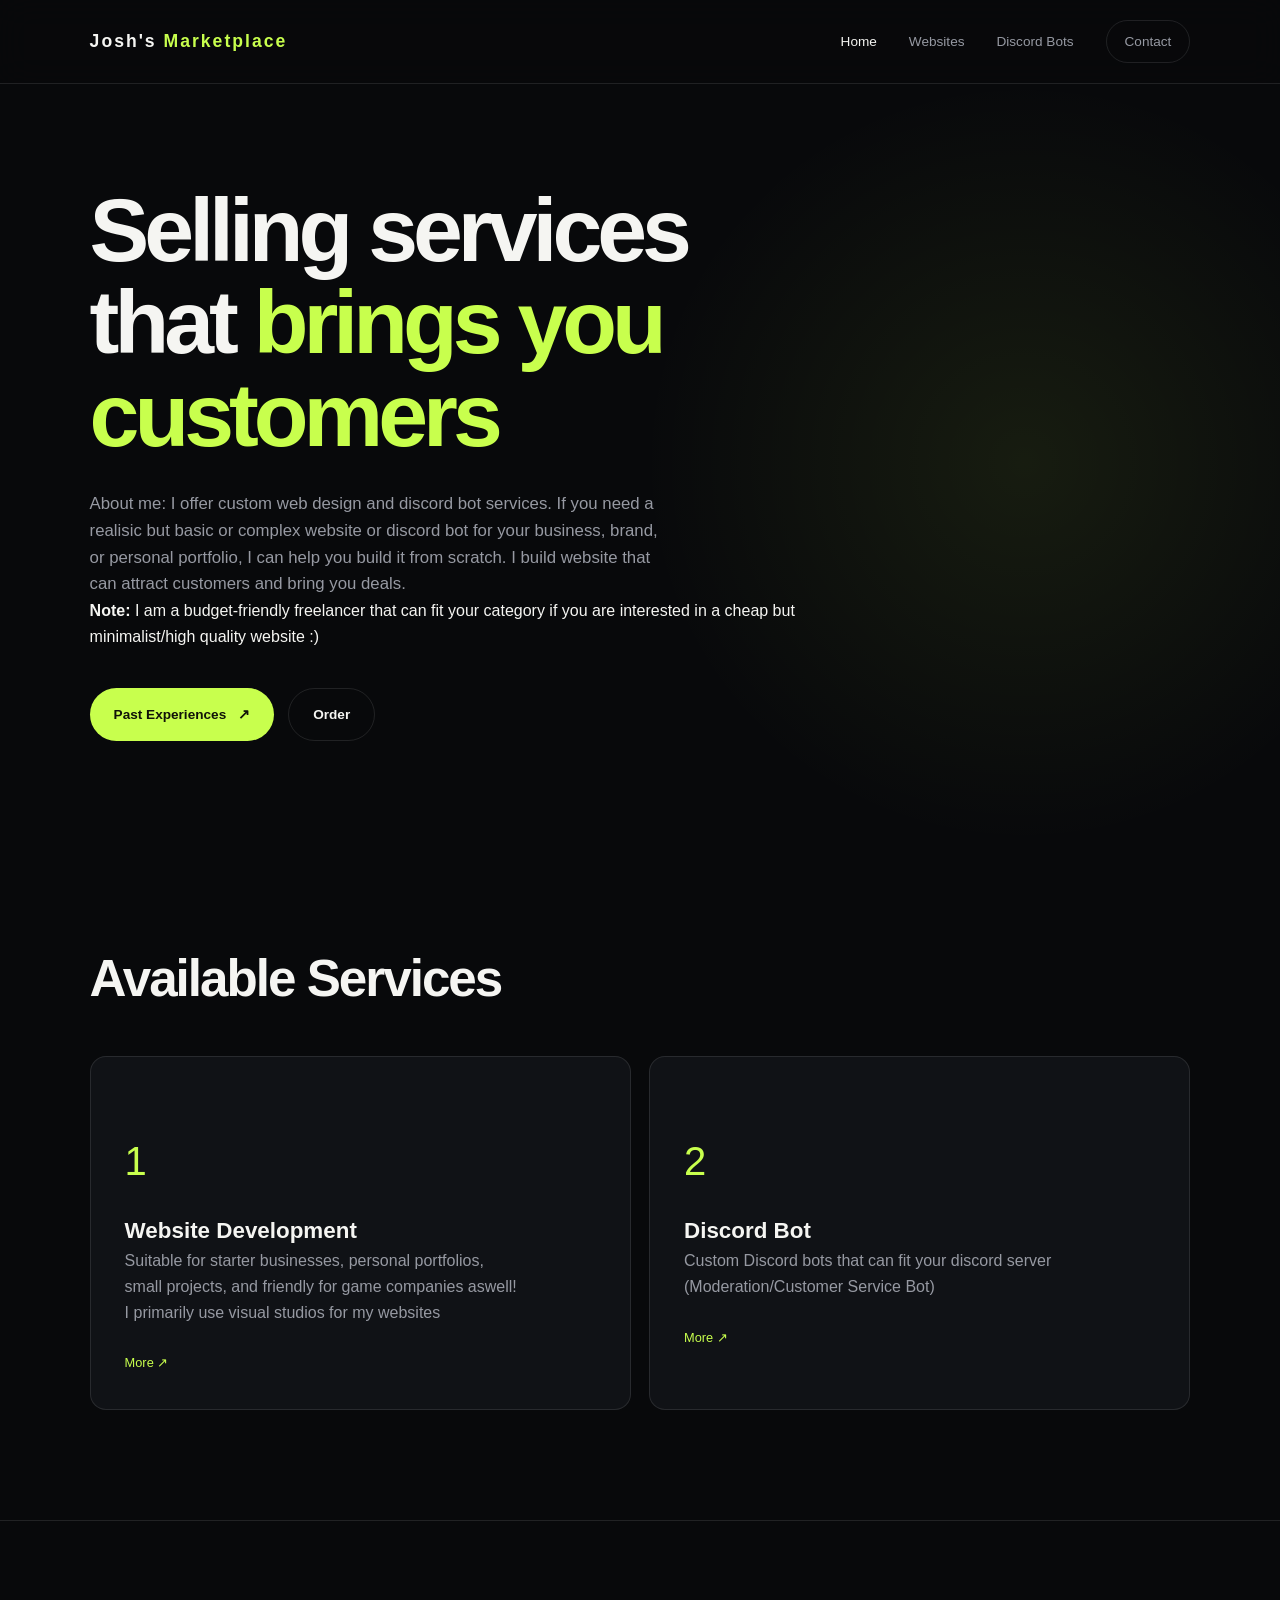
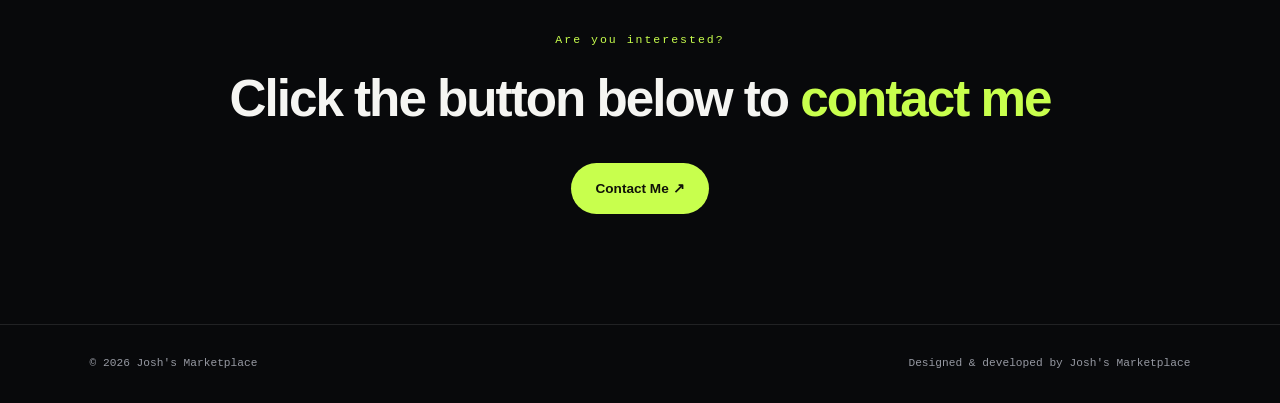
<file: index.html>
<!DOCTYPE html>
<html lang="en">
<head>
  <meta charset="UTF-8">
  <meta name="viewport" content="width=device-width, initial-scale=1.0">
  <title>Josh's Marketplace Portfolio | Home</title>
  <link rel="stylesheet" href="css/style.css">

  <link rel="icon" type="image/png" href="images/favicon.png">
</head>
<body>
  <header class="navbar">
    <a href="index.html" class="logo">Josh's<span> Marketplace</span></a>
    <nav>
      <a href="index.html" class="active">Home</a>
      <a href="web-services.html">Websites</a>
      <a href="discord-services.html">Discord Bots</a>
      <a href="contact.html" class="nav-contact">Contact</a>
    </nav>
    <button class="menu-toggle">☰</button>
  </header>

  <main>
    <section class="hero">
      <div class="hero-content">
        <h1>Selling services that <span>brings you customers</span></h1>
        <p class="hero-text">
          About me: I offer custom web design and discord bot services. If you need a realisic but basic or complex website or discord bot for your business, brand, or personal portfolio, I can help you build it from scratch. I build website that can attract customers and bring you deals.
        </p>
        <p class="disclaimer">
    <strong>Note:</strong> I am a budget-friendly freelancer that can fit your category if you are interested in a cheap but minimalist/high quality website :)
</p>
        <div class="hero-buttons">
          <a href="web-services.html" class="button primary">Past Experiences<span>↗</span></a>
          <a href="contact.html" class="button secondary">Order</a>
        </div>
      </div>
      </div>
    </section>

    <section class="services-preview section">
      <div class="section-heading">
        <h2>Available Services</h2>
      </div>
      <div class="service-grid">
        <a href="web-services.html" class="service-card">
          <span class="service-icon">1</span>
          <h3>Website Development</h3>
          <p>Suitable for starter businesses, personal portfolios, small projects, and friendly for game companies aswell!</p>
<span></span>
          <p>I primarily use visual studios for my websites</p>
          <span class="learn-more">More ↗</span>
        </a>
        <a href="discord-services.html" class="service-card">
          <span class="service-icon">2</span>
          <h3>Discord Bot</h3>
          <p>Custom Discord bots that can fit your discord server (Moderation/Customer Service Bot)</p>
          <span class="learn-more">More ↗</span>
        </a>
      </div>
    </section>

    <section class="cta section">
      <p class="eyebrow">Are you interested?</p>
      <h2>Click the button below to <span>contact me</span></h2>
      <a href="contact.html" class="button primary">Contact Me ↗</a>
    </section>
  </main>

  <footer>
    <p>© 2026 Josh's Marketplace</p>
    <p>Designed & developed by Josh's Marketplace</p>
  </footer>
  <script src="js/script.js"></script>
</body>
</html>
</file>
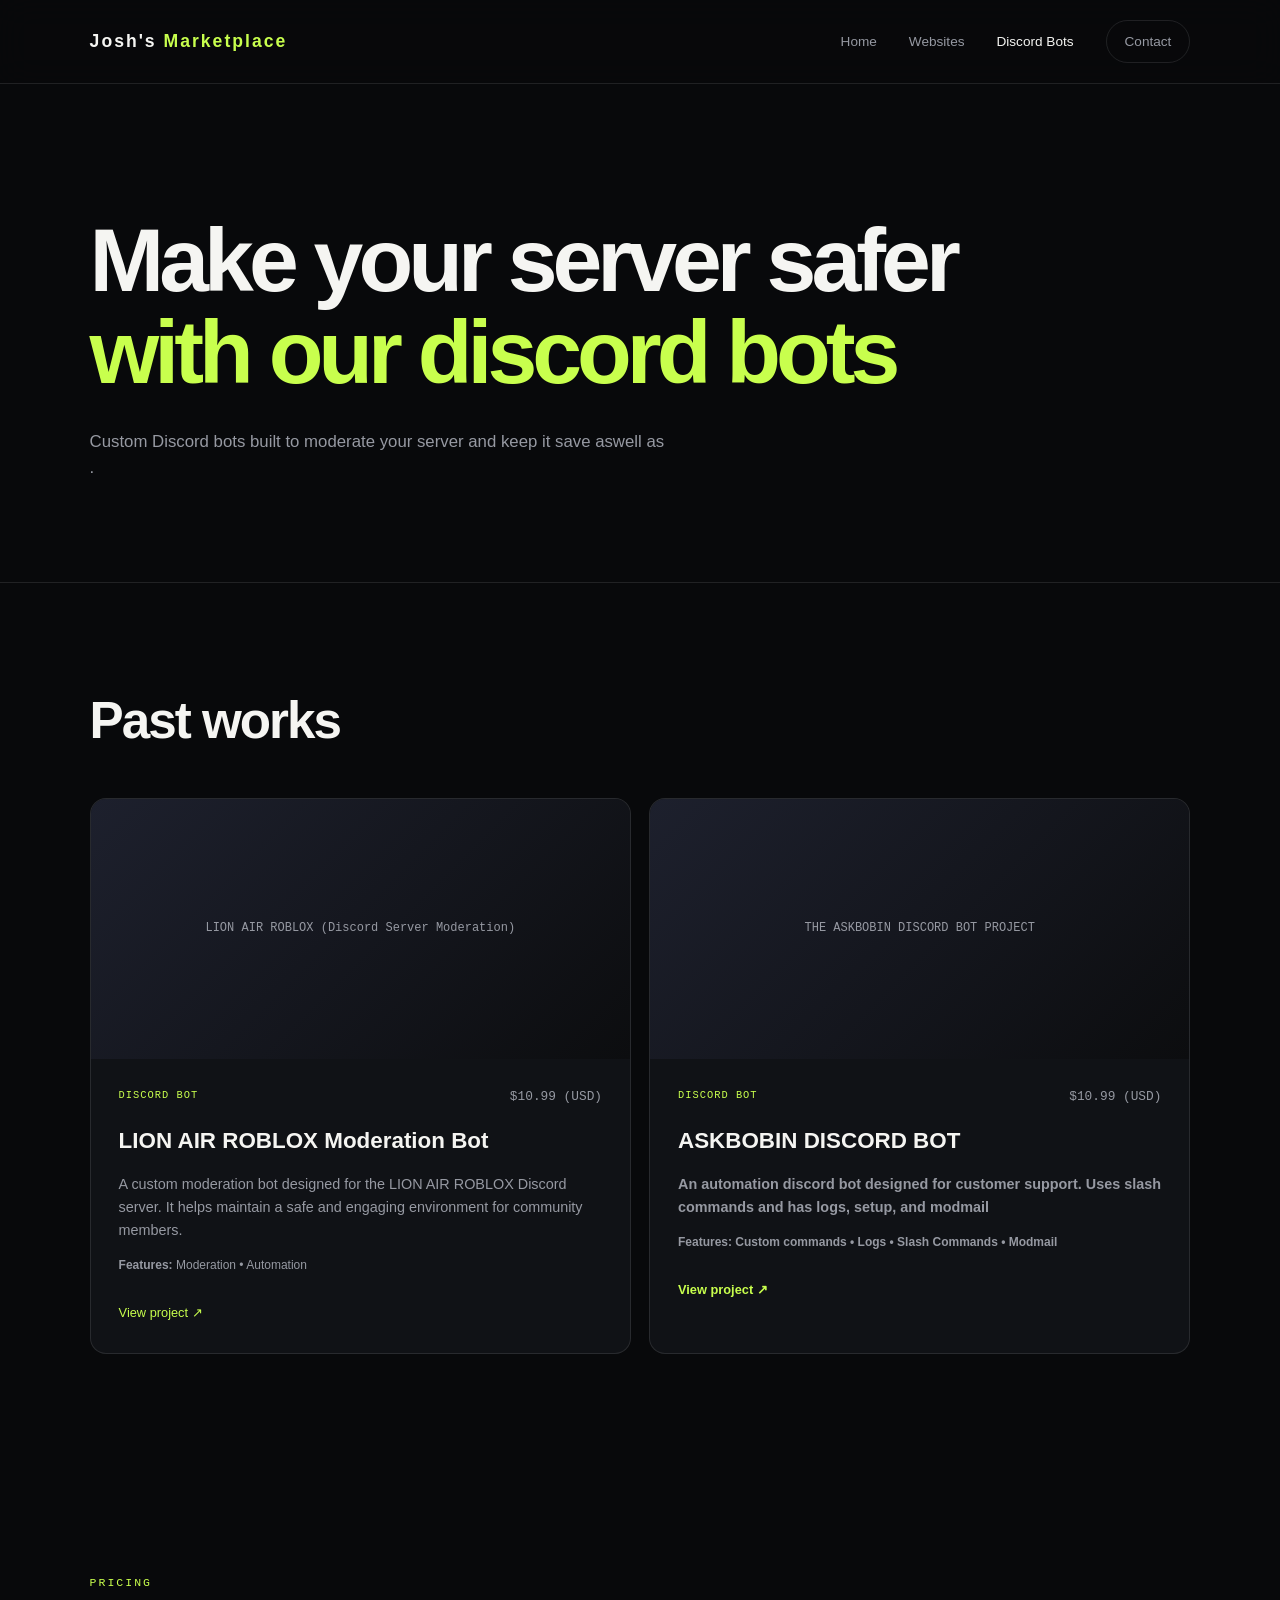
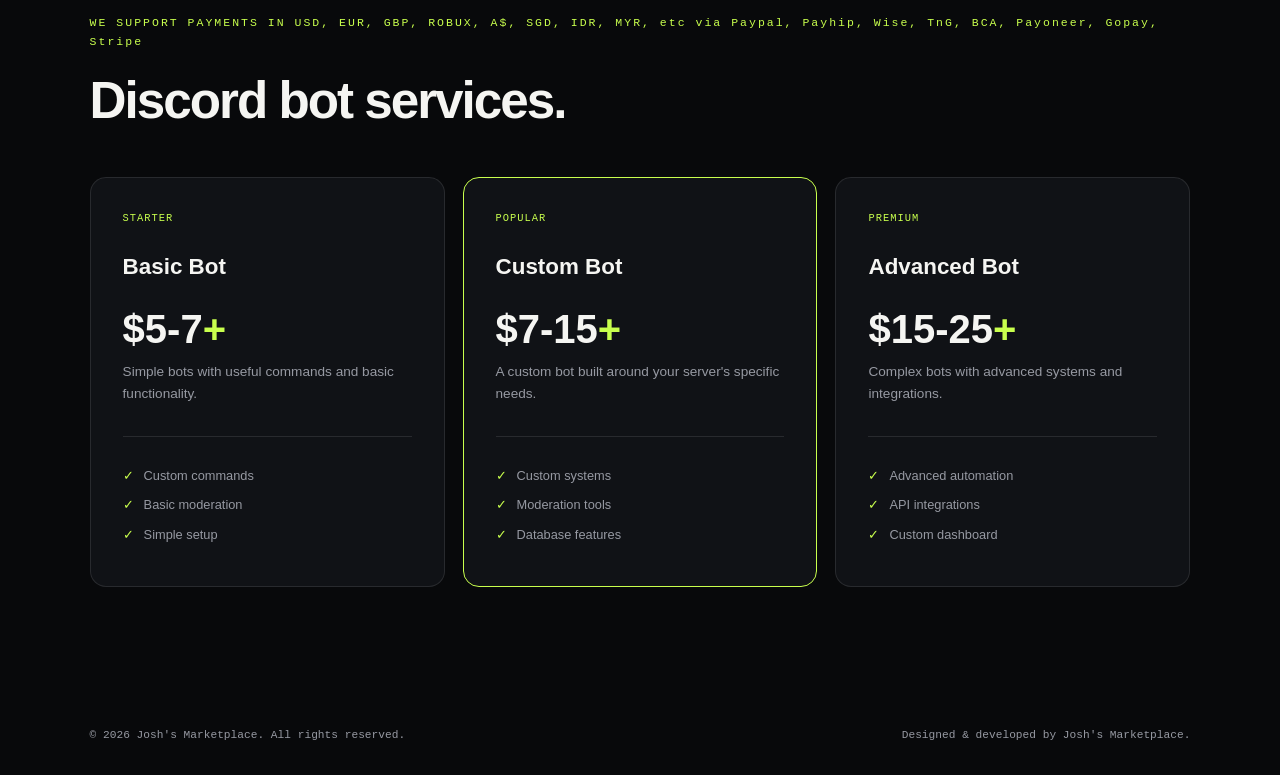
<file: discord-services.html>
<!DOCTYPE html>
<html lang="en">
<head>
  <meta charset="UTF-8">
  <meta name="viewport" content="width=device-width, initial-scale=1.0">
  <title>Discord Bot Services | Josh's Marketplace</title>
  <link rel="stylesheet" href="css/style.css">

  <link rel="icon" type="image/png" href="images/favicon.png">
</head>
<body>
  <header class="navbar">
    <a href="index.html" class="logo">Josh's<span> Marketplace</span></a>
    <nav>
      <a href="index.html">Home</a>
      <a href="web-services.html">Websites</a>
      <a href="discord-services.html" class="active">Discord Bots</a>
      <a href="contact.html" class="nav-contact">Contact</a>
    </nav>
    <button class="menu-toggle">☰</button>
  </header>

  <main>
    <section class="page-hero">
      <h1>Make your server safer<br><span>with our discord bots</span></h1>
      <p>Custom Discord bots built to moderate your server and keep it save aswell as .</p>
    </section>

    <section class="section">
      <div class="section-heading">
        <h2>Past works</h2>
      </div>

      <div class="project-grid">
      
        <article class="project-card">
          <div class="project-image discord-image">
            <span>LION AIR ROBLOX (Discord Server Moderation)</span>
          </div>
          <div class="project-info">
            <div class="project-top">
              <span class="project-category">DISCORD BOT</span>
              <span class="project-price">$10.99 (USD)</span>
            </div>
            <h3>LION AIR ROBLOX Moderation Bot</h3>
            <p>
              A custom moderation bot designed for the LION AIR ROBLOX Discord server. It helps maintain a safe and engaging environment for community members.
            </p>
            <p class="project-details"><strong>Features:</strong> Moderation • Automation</p>
             <a href="https://discord.com/users/1527311318330114118" target="_blank" class="text-link">
    View project ↗
</a>
          </div>
        </article>

        <article class="project-card">
          <div class="project-image discord-image">
            <span>THE ASKBOBIN DISCORD BOT PROJECT</span>
          </div>
          <div class="project-info">
            <div class="project-top">
              <span class="project-category">DISCORD BOT</span>
              <span class="project-price">$10.99 (USD)</span>
            </div>
            <h3>ASKBOBIN DISCORD BOT<h3>
            <p>
              An automation discord bot designed for customer support. Uses slash commands and has logs, setup, and modmail
            </p>
            <p class="project-details"><strong>Features:</strong> Custom commands • Logs • Slash Commands • Modmail</p>
            <a href="https://discord.com/users/1527960055066918973" target="_blank" class="text-link">
    View project ↗
</a>
          </div>
        </article>
      </div>
    </section>

    <section class="pricing section">
      <div class="section-heading">
        <p class="eyebrow">PRICING</p>
        <p class="eyebrow">WE SUPPORT PAYMENTS IN USD, EUR, GBP, ROBUX, A$, SGD, IDR, MYR, etc via Paypal, Payhip, Wise, TnG, BCA, Payoneer, Gopay, Stripe</p>
        <h2>Discord bot services.</h2>
      </div>
      <div class="price-grid">
        <div class="price-card">
          <p class="price-label">STARTER</p>
          <h3>Basic Bot</h3>
          <div class="price">$5-7<span>+</span></div>
          <p>Simple bots with useful commands and basic functionality.</p>
          <ul><li>Custom commands</li><li>Basic moderation</li><li>Simple setup</li></ul>
        </div>
        <div class="price-card featured">
          <p class="price-label">POPULAR</p>
          <h3>Custom Bot</h3>
          <div class="price">$7-15<span>+</span></div>
          <p>A custom bot built around your server's specific needs.</p>
          <ul><li>Custom systems</li><li>Moderation tools</li><li>Database features</li></ul>
        </div>
        <div class="price-card">
          <p class="price-label">PREMIUM</p>
          <h3>Advanced Bot</h3>
          <div class="price">$15-25<span>+</span></div>
          <p>Complex bots with advanced systems and integrations.</p>
          <ul><li>Advanced automation</li><li>API integrations</li><li>Custom dashboard</li></ul>
        </div>
      </div>
    </section>
  </main>

  <footer>
    <p>© 2026 Josh's Marketplace. All rights reserved.</p>
    <p>Designed & developed by Josh's Marketplace.</p>
  </footer>
  <script src="js/script.js"></script>
</body>
</html>
</file>
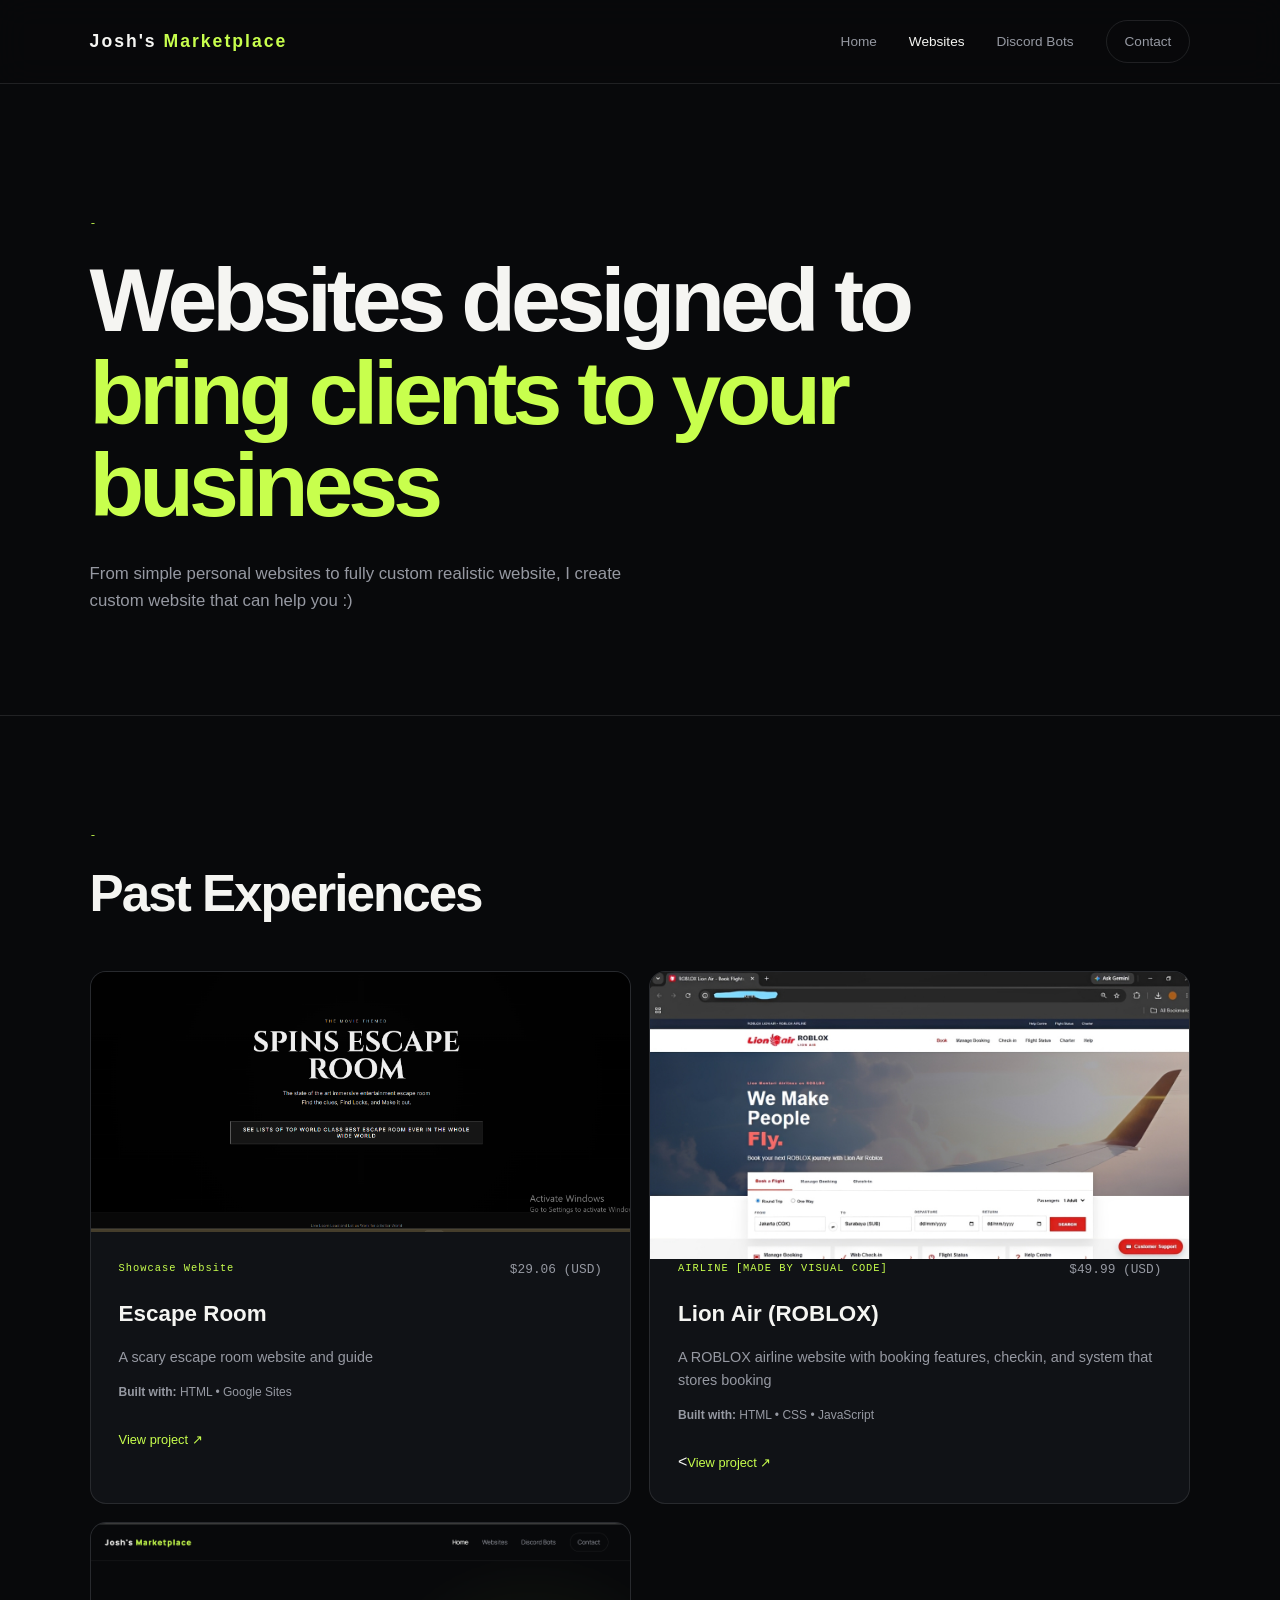
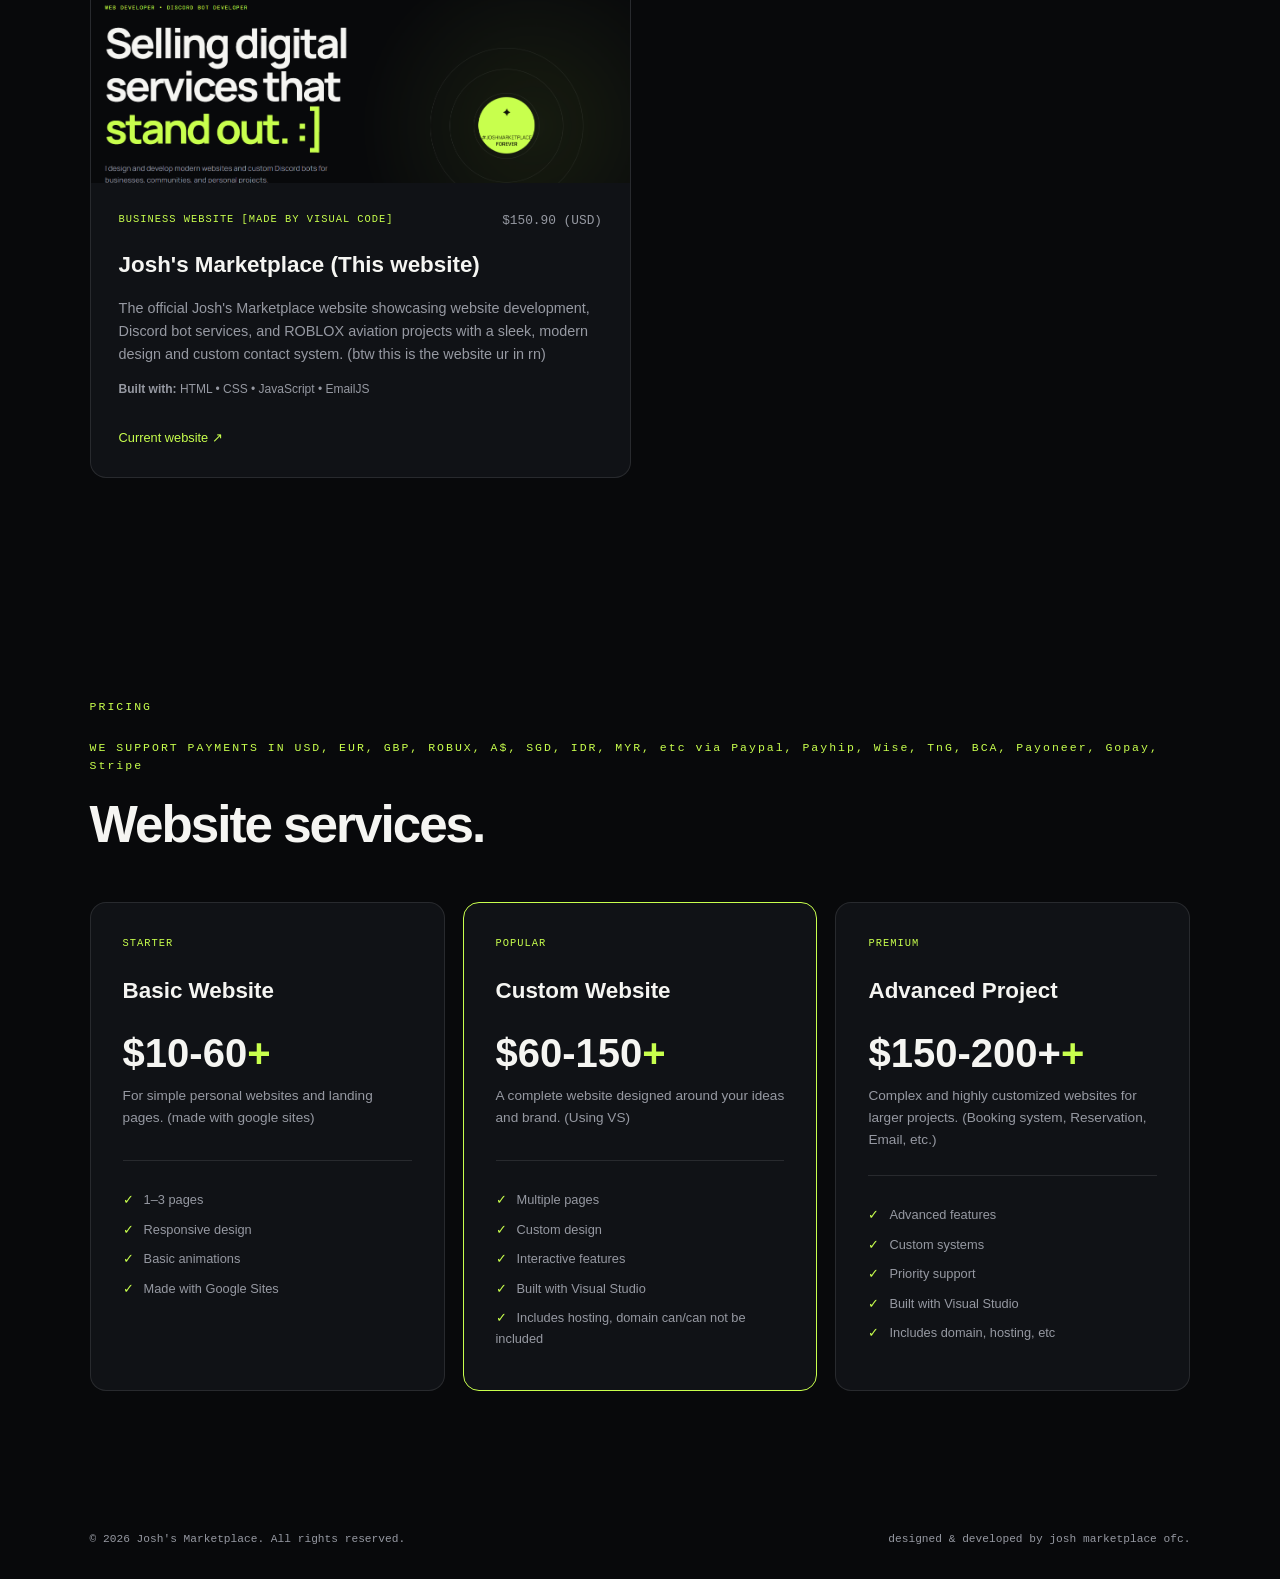
<file: web-services.html>
<!DOCTYPE html>
<html lang="en">
<head>
  <meta charset="UTF-8">
  <meta name="viewport" content="width=device-width, initial-scale=1.0">
  <title>Website Services | Josh's Marketplace</title>
  <link rel="stylesheet" href="css/style.css">

  <link rel="icon" type="image/png" href="images/favicon.png">
</head>
<body>
  <header class="navbar">
    <a href="index.html" class="logo">Josh's<span> Marketplace</span></a>
    <nav>
      <a href="index.html">Home</a>
      <a href="web-services.html" class="active">Websites</a>
      <a href="discord-services.html">Discord Bots</a>
      <a href="contact.html" class="nav-contact">Contact</a>
    </nav>
    <button class="menu-toggle">☰</button>
  </header>

  <main>
    <section class="page-hero">
      <p class="eyebrow">-</p>
      <h1>Websites designed to<br><span>bring clients to your business</span></h1>
      <p>From simple personal websites to fully custom realistic website, I create custom website that can help you :)</p>
    </section>

    <section class="section">
      <div class="section-heading">
        <p class="eyebrow">-</p>
        <h2>Past Experiences</h2>
      </div>

      <div class="project-grid">

  <!-- escr -->
  <article class="project-card">
    <div class="project-image">
      <img src="images/escr.png" alt="escr">
    </div>

    <div class="project-info">
      <div class="project-top">
        <span class="project-category">Showcase Website</span>
        <span class="project-price">$29.06 (USD)</span>
      </div>

      <h3>Escape Room</h3>

      <p>
        A scary escape room website and guide 
      </p>

      <p class="project-details">
        <strong>Built with:</strong> HTML • Google Sites
      </p>

      <a href="https://spinshalloweenescaperoom.aviajeffyt.workers.dev/" target="_blank" class="text-link">
    View project ↗
</a>
    </div>
  </article>

  <!-- lion air -->
  <article class="project-card">
    <div class="project-image">
      <img src="images/lion.jpg" alt="ROBLOX Lion Air Website">
    </div>

    <div class="project-info">
      <div class="project-top">
        <span class="project-category">AIRLINE [MADE BY VISUAL CODE]</span>
        <span class="project-price">$49.99 (USD)</span>
      </div>

      <h3>Lion Air (ROBLOX)</h3>

      <p>
        A ROBLOX airline website with booking features, checkin, and system that stores booking
      </p>

      <p class="project-details">
        <strong>Built with:</strong> HTML • CSS • JavaScript
      </p>

      <<a href="https://lionairnewweb.aviajeffyt.workers.dev/" target="_blank" class="text-link">
    View project ↗
</a>
    </div>
  </article>

  <!-- Josh's Marketplace  -->
  <article class="project-card">
    <div class="project-image">
      <img src="images/josh'smarketplace.png" alt="Josh's Marketplace Website">
    </div>

    <div class="project-info">
      <div class="project-top">
        <span class="project-category">BUSINESS WEBSITE [MADE BY VISUAL CODE]</span>
        <span class="project-price">$150.90 (USD)</span>
      </div>

      <h3>Josh's Marketplace (This website)</h3>

      <p>
        The official Josh's Marketplace website showcasing website development,
        Discord bot services, and ROBLOX aviation projects with a sleek,
        modern design and custom contact system. (btw this is the website ur in rn)
      </p>

      <p class="project-details">
        <strong>Built with:</strong> HTML • CSS • JavaScript • EmailJS
      </p>

      <a href="#" class="text-link">Current website ↗</a>
    </div>
  </article>

</div>
    </section>

    <section class="pricing section">
      <div class="section-heading">
        <p class="eyebrow">PRICING</p>
        <p class="eyebrow">WE SUPPORT PAYMENTS IN USD, EUR, GBP, ROBUX, A$, SGD, IDR, MYR, etc via Paypal, Payhip, Wise, TnG, BCA, Payoneer, Gopay, Stripe</p>
        <h2>Website services.</h2>
      </div>
      <div class="price-grid">
        <div class="price-card">
          <p class="price-label">STARTER</p>
          <h3>Basic Website</h3>
          <div class="price">$10-60<span>+</span></div>
          <p>For simple personal websites and landing pages. (made with google sites)</p>
          <ul><li>1–3 pages</li><li>Responsive design</li><li>Basic animations</li><li>Made with Google Sites</li></ul>
        </div>
        <div class="price-card featured">
          <p class="price-label">POPULAR</p>
          <h3>Custom Website</h3>
          <div class="price">$60-150<span>+</span></div>
          <p>A complete website designed around your ideas and brand. (Using VS)</p>
          <ul><li>Multiple pages</li><li>Custom design</li><li>Interactive features</li><li>Built with Visual Studio</li><li>Includes hosting, domain can/can not be included</li></ul>
        </div>
        <div class="price-card">
          <p class="price-label">PREMIUM</p>
          <h3>Advanced Project </h3>
          <div class="price">$150-200+<span>+</span></div>
          <p>Complex and highly customized websites for larger projects. (Booking system, Reservation, Email, etc.)</p>
          <ul><li>Advanced features</li><li>Custom systems</li><li>Priority support</li><li>Built with Visual Studio</li><li>Includes domain, hosting, etc</li></ul>
        </div>
      </div>
    </section>
  </main>

  <footer>
    <p>© 2026 Josh's Marketplace. All rights reserved.</p>
    <p>designed & developed by josh marketplace ofc.</p>
  </footer>
  <script src="js/script.js"></script>
</body>
</html>
</file>
<file: css/style.css>
:root {
  --background: #08090b;
  --surface: #101216;
  --surface-light: #17191f;
  --text: #f5f5f2;
  --muted: #9699a2;
  --line: rgba(255,255,255,0.1);
  --accent: #c8ff4d;
  --accent-dark: #9dce2d;
}

* { margin: 0; padding: 0; box-sizing: border-box; }

html { scroll-behavior: smooth; }
body { background: var(--background); color: var(--text); font-family: 'Manrope', sans-serif; line-height: 1.6; }
a { color: inherit; text-decoration: none; }

.navbar, .hero, .section, .page-hero, footer { padding-left: 7%; padding-right: 7%; }
.section { padding-top: 110px; padding-bottom: 110px; }
.section-heading { margin-bottom: 48px; }


h1, h2 { font-weight: 800; }
h1 { font-size: clamp(3rem, 7vw, 6.8rem); line-height: 1.03; letter-spacing: -5px; margin-bottom: 30px; }
h2 { font-size: clamp(2rem, 4vw, 4rem); line-height: 1.1; letter-spacing: -2px; }
h3 { font-size: 1.4rem; }
.logo span, h1 span, h2 span, .price span, .logo span, .project-category, .price-label, .learn-more, .text-link, #form-message { color: var(--accent); }
.hero-text, .page-hero > p:last-child { color: var(--muted); max-width: 580px; font-size: 1.05rem; }
.eyebrow, .service-number, .project-image, .project-category, .price-label, .project-price, .contact-link small, footer { font-family: 'Manrope', monospace; }
.eyebrow { color: var(--accent); font-size: 0.72rem; letter-spacing: 2px; margin-bottom: 22px; }


.service-grid, .project-grid, .price-grid { display: grid; grid-template-columns: repeat(2, 1fr); gap: 18px; }
.price-grid { grid-template-columns: repeat(3, 1fr); }
.service-card, .project-card, .price-card, .contact-form { background: var(--surface); border: 1px solid var(--line); border-radius: 16px; }


.navbar { height: 84px; display: flex; align-items: center; justify-content: space-between; border-bottom: 1px solid var(--line); position: sticky; top: 0; z-index: 10; background: rgba(8,9,11,0.88); backdrop-filter: blur(16px); }
.logo { font-weight: 800; font-size: 1.1rem; letter-spacing: 2px; }
nav { display: flex; align-items: center; gap: 32px; }
nav a { color: var(--muted); font-size: 0.85rem; transition: 0.25s; }
nav a:hover, nav a.active { color: var(--text); }
.nav-contact { border: 1px solid var(--line); padding: 10px 18px; border-radius: 100px; }
.menu-toggle { display: none; background: none; border: 0; color: white; font-size: 1.5rem; }

.hero { min-height: 650px; padding-top: 100px; padding-bottom: 100px; display: flex; align-items: center; justify-content: space-between; overflow: hidden; background: radial-gradient(circle at 80% 50%, rgba(200,255,77,0.08), transparent 35%); }
.hero-content { max-width: 750px; }
.hero-buttons { display: flex; gap: 14px; margin-top: 38px; flex-wrap: wrap; }

.button { display: inline-flex; align-items: center; gap: 12px; padding: 15px 24px; border-radius: 100px; font-weight: 700; font-size: 0.85rem; transition: 0.25s; }
.button.primary { background: var(--accent); color: #101208; }
.button.primary:hover { background: white; transform: translateY(-3px); }
.button.secondary { border: 1px solid var(--line); color: var(--text); }
.button.secondary:hover { border-color: var(--accent); }
.orbit-card { width: 130px; height: 130px; background: var(--accent); color: #101208; border-radius: 50%; display: grid; place-items: center; text-align: center; z-index: 1; animation: float 4s ease-in-out infinite; }
@keyframes float { 50% { transform: translateY(-12px); } }


.service-card { min-height: 350px; padding: 34px; position: relative; transition: 0.3s; }
.service-card:hover { transform: translateY(-6px); border-color: rgba(200,255,77,0.5); }
.service-number { color: var(--muted); }
.service-icon { display: block; color: var(--accent); font-size: 2.5rem; margin: 38px 0 20px; }
.service-card p { color: var(--muted); max-width: 400px; }
.learn-more, .text-link { display: inline-block; margin-top: 28px; font-size: 0.8rem; }
.cta { text-align: center; border-top: 1px solid var(--line); border-bottom: 1px solid var(--line); }
.cta h2 { margin-bottom: 35px; }


.page-hero { padding-top: 130px; padding-bottom: 100px; border-bottom: 1px solid var(--line); }
.page-hero h1 { font-size: clamp(3rem, 7vw, 6rem); }
.page-hero > p:last-child { margin-top: 28px; }


.project-card { overflow: hidden; }
.project-image { height: 260px; display: grid; place-items: center; background: linear-gradient(135deg, #1b1e23, #0c0d0f); color: var(--muted); font-size: 0.75rem; }
.project-image img { width: 100%; height: 100%; object-fit: cover; }
.discord-image { background: linear-gradient(135deg, #1d202d, #0c0d0f); }
.project-info { padding: 28px; }
.project-top { display: flex; justify-content: space-between; margin-bottom: 16px; }
.project-category, .price-label { font-size: 0.65rem; letter-spacing: 1px; }
.project-price { color: var(--muted); font-size: 0.8rem; }
.project-info p { color: var(--muted); margin-top: 14px; font-size: 0.9rem; }
.project-details { font-size: 0.75rem !important; }


.price-card { padding: 32px; }
.price-card.featured { border-color: var(--accent); }
.price-card h3 { margin: 22px 0 12px; }
.price-card > p:not(.price-label) { color: var(--muted); font-size: 0.85rem; min-height: 50px; }
.price { font-size: 2.5rem; font-weight: 800; }
.price-card ul { list-style: none; margin-top: 25px; border-top: 1px solid var(--line); padding-top: 20px; }
.price-card li { color: var(--muted); font-size: 0.8rem; margin: 9px 0; }
.price-card li::before { content: '✓'; color: var(--accent); margin-right: 10px; }


.contact-section { display: grid; grid-template-columns: 0.9fr 1.1fr; gap: 100px; }
.contact-info > p:not(.eyebrow) { color: var(--muted); margin-top: 22px; max-width: 480px; }
.contact-links { margin-top: 40px; }
.contact-link { display: flex; align-items: center; gap: 18px; padding: 18px 0; border-bottom: 1px solid var(--line); }
.contact-link > span { color: var(--accent); font-size: 1.5rem; }
.contact-link div { flex: 1; }
.contact-link small { display: block; color: var(--muted); font-size: 0.6rem; }
.contact-link strong { font-size: 0.9rem; }
.contact-link b { color: var(--muted); }
.contact-form { padding: 35px; }
.contact-form label { display: block; color: var(--muted); font-size: 0.75rem; margin: 18px 0 8px; }
.contact-form input, .contact-form textarea, .contact-form select { width: 100%; padding: 15px; background: var(--background); color: var(--text); border: 1px solid var(--line); border-radius: 8px; font: inherit; outline: none; }
.contact-form input:focus, .contact-form textarea:focus, .contact-form select:focus { border-color: var(--accent); }
.contact-form textarea { resize: vertical; }
.contact-form button { border: 0; cursor: pointer; margin-top: 25px; }
#form-message { margin-top: 15px; font-size: 0.8rem; }


footer { padding-top: 30px; padding-bottom: 30px; display: flex; justify-content: space-between; color: var(--muted); font-size: 0.7rem; }


@media (max-width: 850px) {
  .hero { padding-top: 70px; padding-bottom: 70px; }
  .hero-orbit { display: none; }
  .service-grid, .project-grid, .price-grid, .contact-section { grid-template-columns: 1fr; }
  .contact-section { gap: 50px; }
}
@media (max-width: 650px) {
  .navbar, .section, .page-hero { padding-left: 5%; padding-right: 5%; }
  nav { display: none; position: absolute; top: 84px; left: 0; right: 0; padding: 20px; background: var(--surface); flex-direction: column; }
  nav.open { display: flex; }
  .menu-toggle { display: block; }
  h1 { letter-spacing: -3px; }
  footer { flex-direction: column; gap: 8px; }
}
</file>
